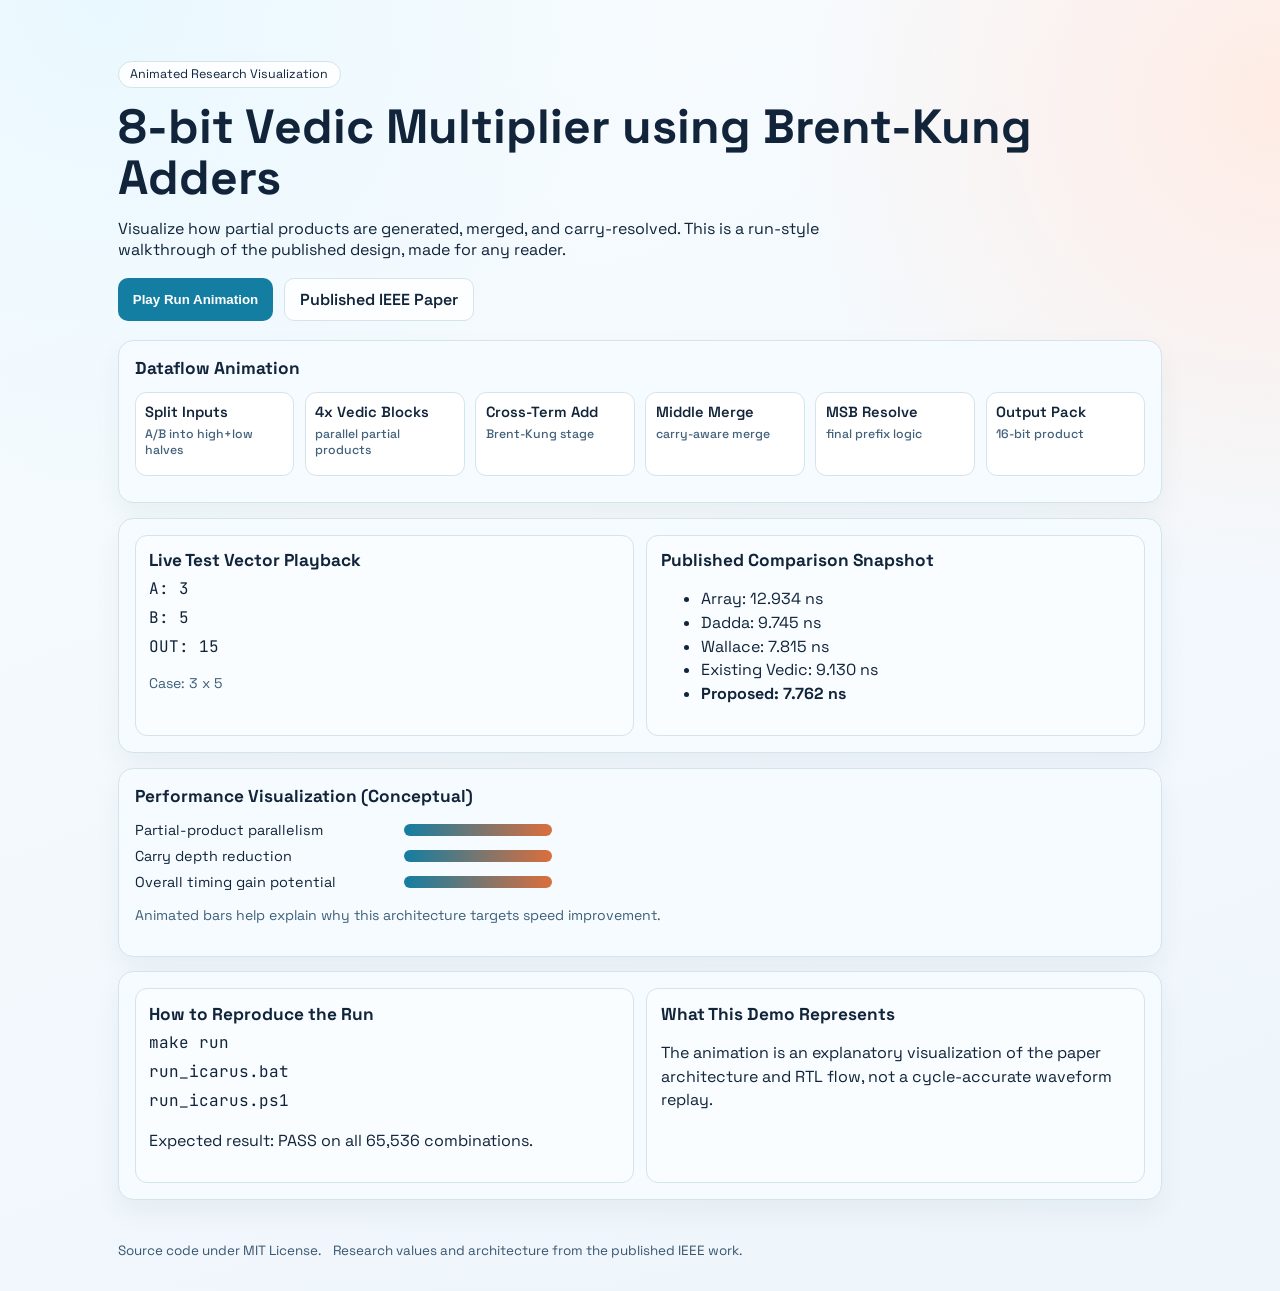
<file: index.html>
<!doctype html>
<html lang="en">
  <head>
    <meta charset="utf-8">
    <meta name="viewport" content="width=device-width, initial-scale=1">
    <title>Animated Demo: 8-bit Vedic Multiplier + Brent-Kung</title>
    <link rel="preconnect" href="https://fonts.googleapis.com">
    <link rel="preconnect" href="https://fonts.gstatic.com" crossorigin>
    <link href="https://fonts.googleapis.com/css2?family=Space+Grotesk:wght@400;500;700&family=JetBrains+Mono:wght@400;600&display=swap" rel="stylesheet">
    <link rel="stylesheet" href="styles.css">
  </head>
  <body>
    <header class="hero">
      <p class="chip">Animated Research Visualization</p>
      <h1>8-bit Vedic Multiplier using Brent-Kung Adders</h1>
      <p class="lead">Visualize how partial products are generated, merged, and carry-resolved. This is a run-style walkthrough of the published design, made for any reader.</p>
      <div class="cta-row">
        <button id="runDemo" class="btn primary">Play Run Animation</button>
        <a class="btn ghost" href="https://ieeexplore.ieee.org/document/9984591">Published IEEE Paper</a>
      </div>
    </header>

    <main class="layout">
      <section class="card">
        <h2>Dataflow Animation</h2>
        <div id="pipeline" class="pipeline">
          <div class="stage">Split Inputs<br><span>A/B into high+low halves</span></div>
          <div class="stage">4x Vedic Blocks<br><span>parallel partial products</span></div>
          <div class="stage">Cross-Term Add<br><span>Brent-Kung stage</span></div>
          <div class="stage">Middle Merge<br><span>carry-aware merge</span></div>
          <div class="stage">MSB Resolve<br><span>final prefix logic</span></div>
          <div class="stage">Output Pack<br><span>16-bit product</span></div>
          <div class="token"></div>
        </div>
      </section>

      <section class="card cols2">
        <article>
          <h2>Live Test Vector Playback</h2>
          <p class="mono">A: <span id="aVal">0</span></p>
          <p class="mono">B: <span id="bVal">0</span></p>
          <p class="mono">OUT: <span id="mVal">0</span></p>
          <p id="caseName" class="note">Case: idle</p>
        </article>
        <article>
          <h2>Published Comparison Snapshot</h2>
          <ul>
            <li>Array: 12.934 ns</li>
            <li>Dadda: 9.745 ns</li>
            <li>Wallace: 7.815 ns</li>
            <li>Existing Vedic: 9.130 ns</li>
            <li><strong>Proposed: 7.762 ns</strong></li>
          </ul>
        </article>
      </section>

      <section class="card">
        <h2>Performance Visualization (Conceptual)</h2>
        <div class="bars">
          <div class="bar"><span>Partial-product parallelism</span><i></i></div>
          <div class="bar"><span>Carry depth reduction</span><i></i></div>
          <div class="bar"><span>Overall timing gain potential</span><i></i></div>
        </div>
        <p class="note">Animated bars help explain why this architecture targets speed improvement.</p>
      </section>

      <section class="card cols2">
        <article>
          <h2>How to Reproduce the Run</h2>
          <p class="mono">make run</p>
          <p class="mono">run_icarus.bat</p>
          <p class="mono">run_icarus.ps1</p>
          <p>Expected result: PASS on all 65,536 combinations.</p>
        </article>
        <article>
          <h2>What This Demo Represents</h2>
          <p>The animation is an explanatory visualization of the paper architecture and RTL flow, not a cycle-accurate waveform replay.</p>
        </article>
      </section>
    </main>

    <footer class="foot">
      <span>Source code under MIT License.</span>
      <span>Research values and architecture from the published IEEE work.</span>
    </footer>

    <script src="script.js"></script>
  </body>
</html>
</file>
<file: styles.css>
:root {
  --ink: #11243a;
  --accent: #137ea2;
  --accent2: #db6e3d;
  --paper: #f6fbff;
  --line: #d4e3ec;
}

* { box-sizing: border-box; }
body {
  margin: 0;
  font-family: "Space Grotesk", "Segoe UI", sans-serif;
  color: var(--ink);
  background:
    radial-gradient(circle at 8% 0%, #e9f8ff 0%, transparent 32%),
    radial-gradient(circle at 100% 8%, #ffece5 0%, transparent 28%),
    linear-gradient(160deg, #f8fcff 0%, #eef5fb 100%);
}

.hero, .layout, .foot {
  max-width: 1080px;
  margin: 0 auto;
  padding-left: 1.1rem;
  padding-right: 1.1rem;
}
.hero { padding-top: 3.8rem; padding-bottom: 1.2rem; }

.chip {
  display: inline-block;
  border: 1px solid var(--line);
  border-radius: 999px;
  padding: 0.28rem 0.72rem;
  margin: 0 0 0.8rem;
  font-size: 0.78rem;
  background: #ffffffd8;
}
h1 { margin: 0; font-size: clamp(1.7rem, 4vw, 3rem); line-height: 1.08; }
.lead { margin-top: 0.85rem; max-width: 72ch; }

.cta-row { display: flex; gap: 0.65rem; flex-wrap: wrap; margin-top: 1.15rem; }
.btn { text-decoration: none; border-radius: 0.62rem; padding: 0.62rem 0.95rem; font-weight: 600; border: 0; cursor: pointer; }
.btn.primary { background: var(--accent); color: #fff; }
.btn.ghost { border: 1px solid var(--line); color: var(--ink); background: #ffffffd9; }

.layout { display: grid; gap: 0.9rem; padding-bottom: 2.6rem; }
.card {
  background: var(--paper);
  border: 1px solid var(--line);
  border-radius: 0.95rem;
  padding: 1rem;
  box-shadow: 0 13px 28px #1d34420d;
}
.card h2 { margin: 0; font-size: 1.08rem; }
.card p, .card li { line-height: 1.48; }

.pipeline {
  margin-top: 0.8rem;
  display: grid;
  grid-template-columns: repeat(6, minmax(150px, 1fr));
  gap: 0.65rem;
  position: relative;
  overflow-x: auto;
  padding-bottom: 0.65rem;
}
.stage {
  border: 1px solid var(--line);
  border-radius: 0.7rem;
  background: #ffffff;
  padding: 0.6rem;
  min-height: 84px;
  font-weight: 600;
  font-size: 0.92rem;
}
.stage span {
  display: block;
  margin-top: 0.35rem;
  font-size: 0.77rem;
  color: #42617b;
  font-weight: 500;
}
.token {
  position: absolute;
  width: 14px;
  height: 14px;
  border-radius: 50%;
  background: var(--accent2);
  top: 92px;
  left: 20px;
  box-shadow: 0 0 0 8px #db6e3d30;
  opacity: 0;
}
.pipeline.play .token {
  opacity: 1;
  animation: travel 2.8s linear infinite;
}

@keyframes travel {
  0% { transform: translateX(0); }
  100% { transform: translateX(930px); }
}

.cols2 {
  display: grid;
  grid-template-columns: repeat(2, minmax(0, 1fr));
  gap: 0.8rem;
}
.cols2 article {
  border: 1px solid var(--line);
  border-radius: 0.75rem;
  padding: 0.85rem;
  background: #f9fdff;
}

.mono { font-family: "JetBrains Mono", Consolas, monospace; margin: 0.35rem 0; }
.note { font-size: 0.88rem; color: #3e5f78; }

.bars { margin-top: 0.9rem; display: grid; gap: 0.5rem; }
.bar { display: grid; grid-template-columns: 260px 1fr; gap: 0.6rem; align-items: center; }
.bar span { font-size: 0.9rem; }
.bar i {
  display: block;
  height: 12px;
  border-radius: 999px;
  background: linear-gradient(90deg, var(--accent), var(--accent2));
  width: 20%;
  transition: width 500ms ease;
}
body.play .bar:nth-child(1) i { width: 88%; }
body.play .bar:nth-child(2) i { width: 74%; }
body.play .bar:nth-child(3) i { width: 82%; }

.foot {
  padding-bottom: 2rem;
  font-size: 0.84rem;
  color: #385570;
  display: flex;
  gap: 0.8rem;
  flex-wrap: wrap;
}

@media (max-width: 860px) {
  .cols2 { grid-template-columns: 1fr; }
  .bar { grid-template-columns: 1fr; }
}
</file>
